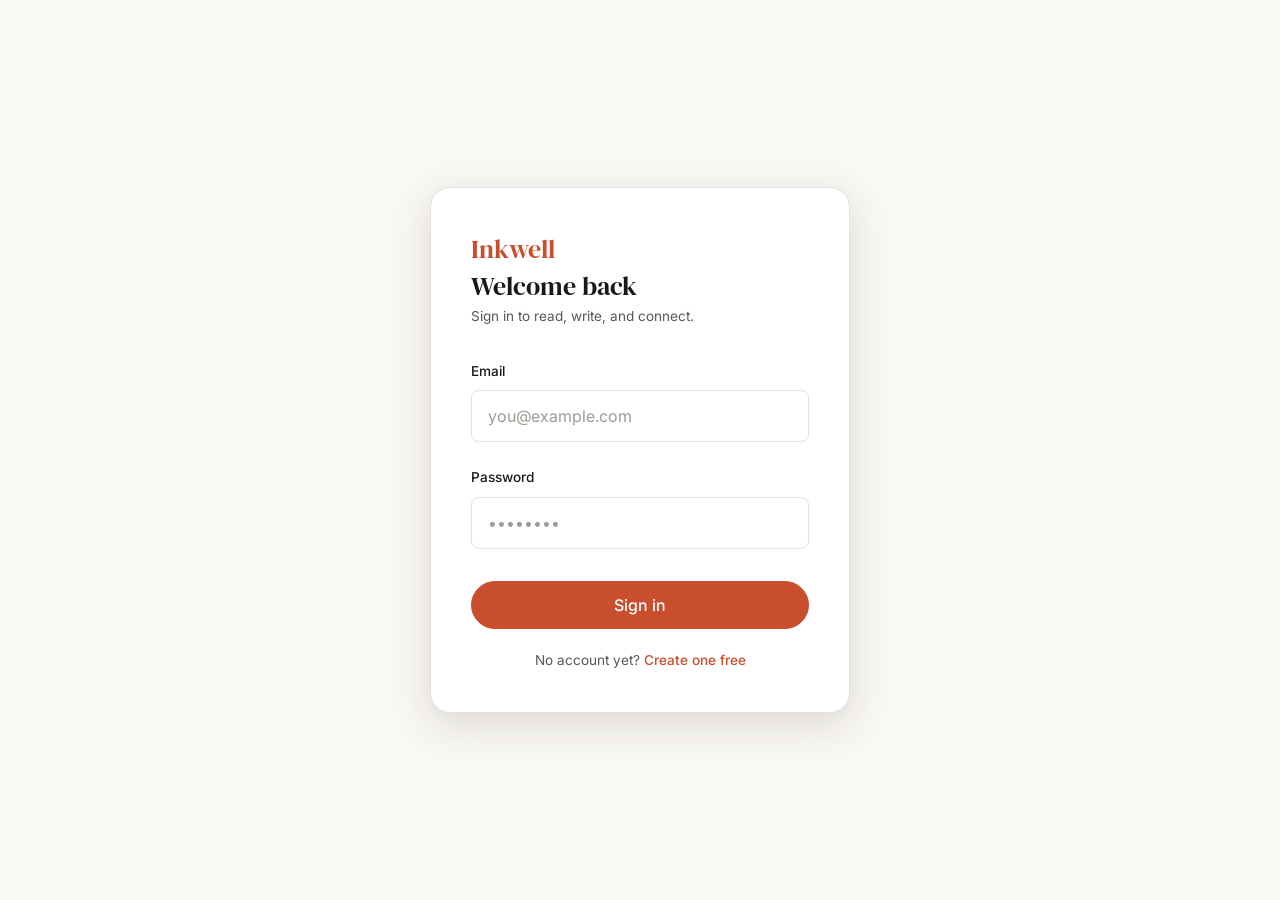
<file: pages/bookmarks.html>
<!DOCTYPE html>
<html lang="en">
<head>
  <meta charset="UTF-8" />
  <meta name="viewport" content="width=device-width, initial-scale=1.0" />
  <title>Bookmarks — Inkwell</title>
  <link rel="preconnect" href="https://fonts.googleapis.com" />
  <link href="https://fonts.googleapis.com/css2?family=DM+Serif+Display:ital@0;1&family=Inter:wght@300;400;500;600&family=JetBrains+Mono:wght@400;500&display=swap" rel="stylesheet" />
  <link rel="stylesheet" href="../css/base.css" />
  <link rel="stylesheet" href="../css/components.css" />
  <style>
    .bookmarks-page {
      max-width: 780px;
      margin: 0 auto;
      padding: var(--space-10) var(--space-6) var(--space-20);
    }

    .page-header {
      margin-bottom: var(--space-8);
      padding-bottom: var(--space-6);
      border-bottom: 2px solid var(--paper-3);
    }

    .page-header h1 {
      font-size: var(--text-3xl);
      color: var(--ink);
      margin-bottom: var(--space-2);
    }

    .page-header p {
      color: var(--ink-muted);
      font-size: var(--text-sm);
    }

    .bookmark-count {
      font-family: 'JetBrains Mono', monospace;
      font-size: var(--text-xs);
      color: var(--ink-faint);
      margin-left: var(--space-2);
    }

    .bookmarks-list {
      display: flex;
      flex-direction: column;
      gap: var(--space-4);
    }

    .bookmark-card {
      display: flex;
      gap: var(--space-4);
      padding: var(--space-5);
      background: var(--white);
      border: 1px solid var(--paper-3);
      border-radius: var(--radius-lg);
      transition: box-shadow var(--dur-fast), border-color var(--dur-fast);
    }
    .bookmark-card:hover {
      box-shadow: var(--shadow-md);
      border-color: var(--accent);
    }

    .bookmark-body {
      flex: 1;
      cursor: pointer;
    }

    .bookmark-meta {
      display: flex;
      align-items: center;
      gap: var(--space-3);
      margin-bottom: var(--space-3);
    }

    .bookmark-author {
      display: flex;
      align-items: center;
      gap: var(--space-2);
      font-size: var(--text-sm);
      color: var(--ink-muted);
    }

    .bookmark-date {
      font-size: var(--text-xs);
      font-family: 'JetBrains Mono', monospace;
      color: var(--ink-faint);
    }

    .bookmark-title {
      font-family: 'DM Serif Display', serif;
      font-size: var(--text-xl);
      color: var(--ink);
      margin-bottom: var(--space-2);
      line-height: 1.25;
    }

    .bookmark-excerpt {
      font-size: var(--text-sm);
      color: var(--ink-muted);
      line-height: 1.6;
      margin-bottom: var(--space-3);
    }

    .bookmark-footer {
      display: flex;
      align-items: center;
      gap: var(--space-4);
    }

    .bookmark-stat {
      display: flex;
      align-items: center;
      gap: 4px;
      font-size: var(--text-xs);
      font-family: 'JetBrains Mono', monospace;
      color: var(--ink-faint);
    }
    .bookmark-stat svg { width: 13px; height: 13px; }

    .bookmark-category {
      font-size: var(--text-xs);
      font-family: 'JetBrains Mono', monospace;
      background: var(--accent-dim);
      color: var(--accent);
      padding: 2px 8px;
      border-radius: var(--radius-full);
    }

    .btn-unbookmark {
      width: 34px;
      height: 34px;
      border-radius: var(--radius-md);
      border: 1px solid var(--paper-3);
      display: flex;
      align-items: center;
      justify-content: center;
      color: var(--accent);
      background: var(--accent-dim);
      transition: background var(--dur-fast), border-color var(--dur-fast);
      flex-shrink: 0;
      align-self: flex-start;
    }
    .btn-unbookmark:hover {
      background: #fde8e3;
      border-color: var(--accent);
    }
    .btn-unbookmark svg { width: 15px; height: 15px; }
  </style>
</head>
<body>

  <!-- NAV -->
  <nav class="nav">
    <a href="../index.html" class="nav-brand">Inkwell</a>
    <div class="nav-links">
      <a href="../index.html" class="nav-link">Feed</a>
      <a href="write.html" class="nav-link" id="nav-write">Write</a>
      <a href="bookmarks.html" class="nav-link active" id="nav-bookmarks">Bookmarks</a>
    </div>
    <div class="nav-auth" id="nav-auth">
      <a href="login.html" class="btn btn-ghost">Sign in</a>
      <a href="register.html" class="btn btn-primary">Join</a>
    </div>
    <div class="nav-user hidden" id="nav-user">
      <div class="avatar-wrap" id="nav-avatar-wrap"></div>
    </div>
  </nav>

  <!-- BOOKMARKS -->
  <div class="bookmarks-page">

    <div class="page-header">
      <h1>
        Bookmarks
        <span class="bookmark-count" id="bookmark-count"></span>
      </h1>
      <p>Posts you've saved to read later.</p>
    </div>

    <div id="bookmarks-container">
      <!-- skeleton -->
      <div style="display:flex;flex-direction:column;gap:16px;">
        <div class="post-card skeleton" style="height:140px;border-radius:12px;"></div>
        <div class="post-card skeleton" style="height:140px;border-radius:12px;"></div>
        <div class="post-card skeleton" style="height:140px;border-radius:12px;"></div>
      </div>
    </div>

  </div>

  <!-- TOAST -->
  <div class="toast-container" id="toast-container"></div>

  <script src="../js/api.js"></script>
  <script src="../js/auth.js"></script>
  <script src="../js/ui.js"></script>
  <script>
    let bookmarks = [];

    async function init() {
      await AuthState.init();
      if (!AuthState.isLoggedIn()) {
        window.location.href = 'login.html';
        return;
      }
      await loadBookmarks();
    }

    async function loadBookmarks() {
      try {
        const data = await API.Interactions.myBookmarks();
        bookmarks = Array.isArray(data) ? data : (data.results || []);
        renderBookmarks();
      } catch {
        document.getElementById('bookmarks-container').innerHTML =
          UI.emptyState('📡', 'Could not load bookmarks', 'Make sure the backend is running.',
            `<button class="btn btn-ghost" onclick="loadBookmarks()">Try again</button>`);
      }
    }

    function renderBookmarks() {
      const container = document.getElementById('bookmarks-container');
      const countEl = document.getElementById('bookmark-count');

      countEl.textContent = bookmarks.length ? `(${bookmarks.length})` : '';

      if (!bookmarks.length) {
        container.innerHTML = UI.emptyState(
          '🔖',
          'No bookmarks yet',
          'Tap the bookmark icon on any post to save it here.',
          `<a href="../index.html" class="btn btn-primary">Browse posts</a>`
        );
        return;
      }

      container.innerHTML = `
        <div class="bookmarks-list">
          ${bookmarks.map((post, idx) => bookmarkCardHtml(post, idx)).join('')}
        </div>
      `;

      // Bind events
      container.querySelectorAll('.bookmark-body').forEach(el => {
        el.addEventListener('click', () => goToPost(el.dataset.slug));
      });
      container.querySelectorAll('.btn-unbookmark').forEach(btn => {
        btn.addEventListener('click', () => toggleBookmark(btn.dataset.slug, btn.dataset.idx));
      });
    }

    function bookmarkCardHtml(post, idx) {
      const date = post.published_at || post.created_at;
      const avatarHtml = UI.avatarEl(post.author, 'sm');

      return `
        <div class="bookmark-card">
          <div class="bookmark-body" data-slug="${post.slug}">
            <div class="bookmark-meta">
              <div class="bookmark-author">
                ${avatarHtml}
                <span>${UI.esc(post.author?.username || '')}</span>
              </div>
              <span class="bookmark-date">${UI.formatDate(date)}</span>
              ${post.category ? `<span class="bookmark-category">${UI.esc(post.category.name)}</span>` : ''}
            </div>
            <h2 class="bookmark-title">${UI.esc(post.title)}</h2>
            ${post.content ? `<p class="bookmark-excerpt">${UI.esc(UI.truncate(post.content, 140))}</p>` : ''}
            <div class="bookmark-footer">
              <span class="bookmark-stat">
                <svg viewBox="0 0 20 20" fill="none" stroke="currentColor" stroke-width="1.6">
                  <path d="M3 10a7 7 0 1014 0 7 7 0 00-14 0z"/>
                  <path d="M10 7v6M7 10h6"/>
                </svg>
                ${post.like_count ?? 0}
              </span>
              <span class="bookmark-stat">
                <svg viewBox="0 0 20 20" fill="none" stroke="currentColor" stroke-width="1.6">
                  <path d="M17 9A7 7 0 003 9c0 3 1.5 5.5 4 7l3 1 3-1c2.5-1.5 4-4 4-7z"/>
                </svg>
                ${post.comment_count ?? 0}
              </span>
            </div>
          </div>

          <!-- Unbookmark button -->
          <button class="btn-unbookmark" data-slug="${post.slug}" data-idx="${idx}" title="Remove bookmark">
            <svg viewBox="0 0 20 20" fill="currentColor" stroke="currentColor" stroke-width="1.4">
              <path d="M5 3a2 2 0 00-2 2v12l7-3 7 3V5a2 2 0 00-2-2H5z"/>
            </svg>
          </button>
        </div>
      `;
    }

    async function toggleBookmark(slug, idx) {
      try {
        await API.Interactions.bookmark(slug);
        bookmarks.splice(Number(idx), 1);
        renderBookmarks();
        UI.toast('Bookmark removed', 'info');
      } catch {
        UI.toast('Could not remove bookmark', 'error');
      }
    }

    document.addEventListener('DOMContentLoaded', init);
  </script>
</body>
</html>
</file>
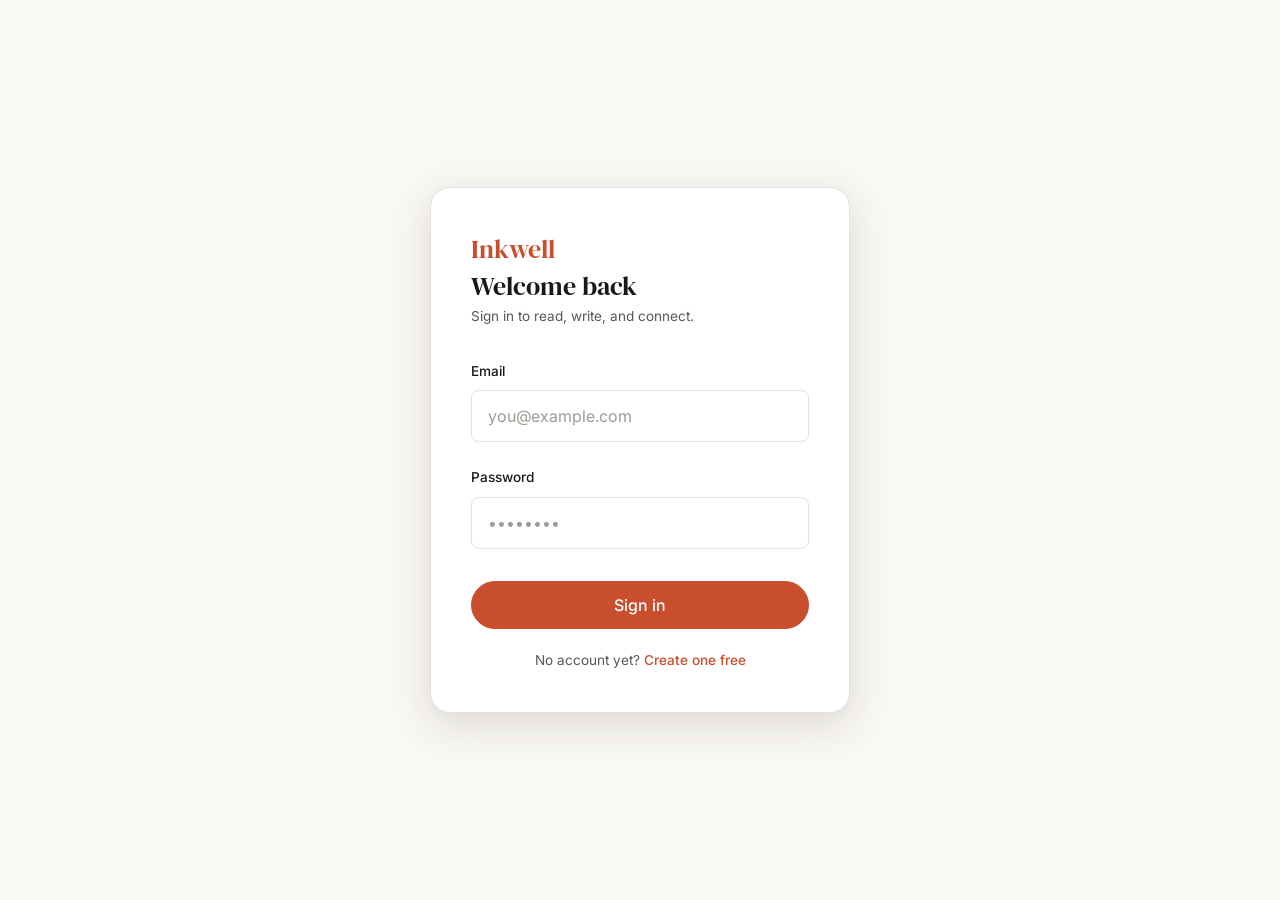
<file: pages/login.html>
<!DOCTYPE html>
<html lang="en">
<head>
  <meta charset="UTF-8" />
  <meta name="viewport" content="width=device-width, initial-scale=1.0" />
  <title>Sign In — Inkwell</title>
  <link rel="preconnect" href="https://fonts.googleapis.com" />
  <link href="https://fonts.googleapis.com/css2?family=DM+Serif+Display:ital@0;1&family=Inter:wght@300;400;500;600&family=JetBrains+Mono:wght@400;500&display=swap" rel="stylesheet" />
  <link rel="stylesheet" href="../css/base.css" />
  <link rel="stylesheet" href="../css/components.css" />
</head>
<body>

  <div class="auth-page">
    <div class="auth-card">
      <a href="../index.html" class="auth-logo">Inkwell</a>

      <h1 class="form-title">Welcome back</h1>
      <p class="form-subtitle">Sign in to read, write, and connect.</p>

      <form id="login-form" novalidate>
        <div class="form-group" style="margin-bottom: 16px;">
          <label class="form-label" for="email">Email</label>
          <input type="email" id="email" class="form-input" placeholder="you@example.com" autocomplete="email" />
          <span class="form-error" id="email-err"></span>
        </div>

        <div class="form-group" style="margin-bottom: 24px;">
          <label class="form-label" for="password">Password</label>
          <input type="password" id="password" class="form-input" placeholder="••••••••" autocomplete="current-password" />
          <span class="form-error" id="password-err"></span>
        </div>

        <div id="form-error" class="form-error" style="margin-bottom:12px;"></div>

        <button type="submit" class="btn btn-primary btn-full btn-lg" id="submit-btn">
          Sign in
        </button>
      </form>

      <p style="text-align:center; margin-top: 20px; font-size: var(--text-sm); color: var(--ink-muted);">
        No account yet?
        <a href="register.html" style="color: var(--accent); font-weight:500;">Create one free</a>
      </p>
    </div>
  </div>

  <div class="toast-container" id="toast-container"></div>

  <script src="../js/api.js"></script>
  <script src="../js/auth.js"></script>
  <script src="../js/ui.js"></script>
  <script>
    // Redirect if already logged in
    if (API.Auth.isLoggedIn()) window.location.href = '../index.html';

    document.getElementById('login-form').addEventListener('submit', async (e) => {
      e.preventDefault();
      const email = document.getElementById('email').value.trim();
      const password = document.getElementById('password').value;
      const btn = document.getElementById('submit-btn');
      const formErr = document.getElementById('form-error');

      // Clear errors
      formErr.textContent = '';
      document.getElementById('email-err').textContent = '';
      document.getElementById('password-err').textContent = '';

      if (!email) {
        document.getElementById('email').classList.add('error');
        document.getElementById('email-err').textContent = 'Email is required.';
        return;
      }
      if (!password) {
        document.getElementById('password').classList.add('error');
        document.getElementById('password-err').textContent = 'Password is required.';
        return;
      }

      UI.setLoading(btn, true);
      try {
        const res = await API.Auth.login({ email, password });
        // Fetch user profile
        const user = await API.Auth.getMe();
        AuthState.save(user);
        UI.toast('Welcome back, ' + user.username + '!', 'success');
        setTimeout(() => window.location.href = '../index.html', 600);
      } catch (err) {
        formErr.textContent = err.message || 'Login failed. Check your credentials.';
        UI.setLoading(btn, false, 'Sign in');
      }
    });
  </script>
</body>
</html>
</file>
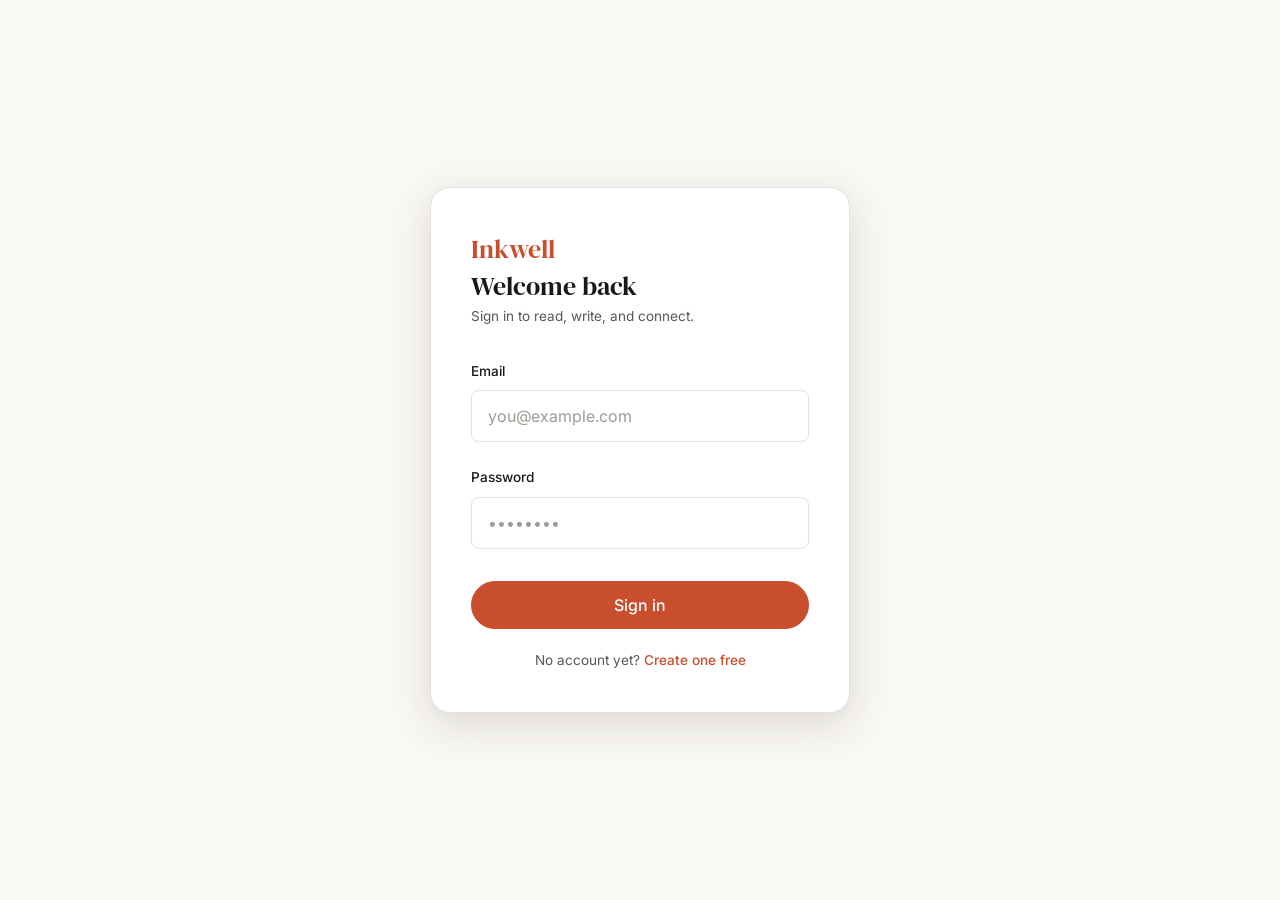
<file: pages/profile.html>
<!DOCTYPE html>
<html lang="en">
<head>
  <meta charset="UTF-8" />
  <meta name="viewport" content="width=device-width, initial-scale=1.0" />
  <title>Profile — Inkwell</title>
  <link rel="preconnect" href="https://fonts.googleapis.com" />
  <link href="https://fonts.googleapis.com/css2?family=DM+Serif+Display:ital@0;1&family=Inter:wght@300;400;500;600&family=JetBrains+Mono:wght@400;500&display=swap" rel="stylesheet" />
  <link rel="stylesheet" href="../css/base.css" />
  <link rel="stylesheet" href="../css/components.css" />
  <style>
    .profile-page {
      max-width: 860px;
      margin: 0 auto;
      padding: var(--space-10) var(--space-6) var(--space-20);
    }

    /* ── Profile header ── */
    .profile-header {
      display: flex;
      align-items: flex-start;
      gap: var(--space-6);
      margin-bottom: var(--space-10);
      padding-bottom: var(--space-8);
      border-bottom: 2px solid var(--paper-3);
    }

    .profile-avatar-wrap { position: relative; flex-shrink: 0; }

    .profile-avatar {
      width: 96px;
      height: 96px;
      border-radius: 50%;
      object-fit: cover;
      border: 3px solid var(--paper-3);
    }

    .profile-avatar-placeholder {
      width: 96px;
      height: 96px;
      border-radius: 50%;
      background: var(--accent);
      color: var(--white);
      font-family: 'DM Serif Display', serif;
      font-size: 2.2rem;
      display: flex;
      align-items: center;
      justify-content: center;
      border: 3px solid var(--paper-3);
    }

    .profile-avatar-edit {
      position: absolute;
      bottom: 0;
      right: 0;
      width: 28px;
      height: 28px;
      border-radius: 50%;
      background: var(--accent);
      color: var(--white);
      display: flex;
      align-items: center;
      justify-content: center;
      cursor: pointer;
      font-size: 13px;
      border: 2px solid var(--paper);
    }

    .profile-info { flex: 1; }

    .profile-username {
      font-family: 'DM Serif Display', serif;
      font-size: var(--text-3xl);
      color: var(--ink);
      margin-bottom: var(--space-1);
    }

    .profile-email {
      font-size: var(--text-sm);
      font-family: 'JetBrains Mono', monospace;
      color: var(--ink-faint);
      margin-bottom: var(--space-3);
    }

    .profile-bio {
      font-size: var(--text-base);
      color: var(--ink-muted);
      line-height: 1.65;
      max-width: 480px;
    }

    .profile-bio-empty {
      font-style: italic;
      color: var(--ink-faint);
    }

    .profile-actions {
      display: flex;
      gap: var(--space-3);
      margin-top: var(--space-4);
    }

    /* ── Edit form ── */
    .edit-profile-form {
      background: var(--white);
      border: 1px solid var(--paper-3);
      border-radius: var(--radius-lg);
      padding: var(--space-6);
      margin-bottom: var(--space-8);
    }

    .edit-profile-form h3 {
      font-size: var(--text-xl);
      margin-bottom: var(--space-5);
    }

    .form-row {
      display: grid;
      grid-template-columns: 1fr 1fr;
      gap: var(--space-4);
    }

    .form-group {
      display: flex;
      flex-direction: column;
      gap: var(--space-2);
      margin-bottom: var(--space-4);
    }

    .form-group label {
      font-size: var(--text-xs);
      font-family: 'JetBrains Mono', monospace;
      color: var(--ink-faint);
      text-transform: uppercase;
      letter-spacing: 0.06em;
    }

    .form-input, .form-textarea {
      border: 1px solid var(--paper-3);
      border-radius: var(--radius-md);
      padding: var(--space-3) var(--space-4);
      color: var(--ink);
      background: var(--paper);
      transition: border-color var(--dur-fast);
    }
    .form-input:focus, .form-textarea:focus {
      border-color: var(--accent);
      outline: none;
    }
    .form-textarea { resize: vertical; min-height: 90px; }

    .form-actions { display: flex; gap: var(--space-3); justify-content: flex-end; }

    /* ── Posts section ── */
    .section-heading {
      font-family: 'JetBrains Mono', monospace;
      font-size: var(--text-xs);
      color: var(--ink-faint);
      text-transform: uppercase;
      letter-spacing: 0.08em;
      margin-bottom: var(--space-5);
    }

    .posts-list { display: flex; flex-direction: column; gap: var(--space-4); }

    .post-row {
      display: flex;
      align-items: flex-start;
      gap: var(--space-4);
      padding: var(--space-4) var(--space-5);
      background: var(--white);
      border: 1px solid var(--paper-3);
      border-radius: var(--radius-lg);
      transition: box-shadow var(--dur-fast), border-color var(--dur-fast);
    }
    .post-row:hover { box-shadow: var(--shadow-sm); border-color: var(--accent); }

    .post-row-body { flex: 1; cursor: pointer; }

    .post-row-title {
      font-family: 'DM Serif Display', serif;
      font-size: var(--text-xl);
      color: var(--ink);
      margin-bottom: var(--space-1);
    }

    .post-row-meta {
      font-size: var(--text-xs);
      font-family: 'JetBrains Mono', monospace;
      color: var(--ink-faint);
      display: flex;
      gap: var(--space-3);
      align-items: center;
    }

    .draft-badge {
      background: var(--paper-2);
      color: var(--ink-muted);
      border: 1px solid var(--paper-3);
      padding: 2px 8px;
      border-radius: var(--radius-full);
      font-size: var(--text-xs);
      font-family: 'JetBrains Mono', monospace;
    }

    .post-row-actions {
      display: flex;
      gap: var(--space-2);
      flex-shrink: 0;
    }

    .btn-icon {
      width: 32px;
      height: 32px;
      border-radius: var(--radius-md);
      border: 1px solid var(--paper-3);
      display: flex;
      align-items: center;
      justify-content: center;
      color: var(--ink-muted);
      transition: border-color var(--dur-fast), color var(--dur-fast), background var(--dur-fast);
      flex-shrink: 0;
    }
    .btn-icon:hover { border-color: var(--accent); color: var(--accent); }
    .btn-icon.danger:hover { background: #fee2e2; border-color: #dc2626; color: #dc2626; }
    .btn-icon svg { width: 15px; height: 15px; }

    /* Tab bar */
    .tabs {
      display: flex;
      gap: 0;
      border-bottom: 2px solid var(--paper-3);
      margin-bottom: var(--space-6);
    }

    .tab {
      padding: var(--space-3) var(--space-5);
      font-size: var(--text-sm);
      font-weight: 500;
      color: var(--ink-muted);
      border-bottom: 2px solid transparent;
      margin-bottom: -2px;
      cursor: pointer;
      transition: color var(--dur-fast), border-color var(--dur-fast);
    }
    .tab:hover { color: var(--ink); }
    .tab.active { color: var(--accent); border-bottom-color: var(--accent); }

    @media (max-width: 600px) {
      .profile-header { flex-direction: column; }
      .form-row { grid-template-columns: 1fr; }
    }
  </style>
</head>
<body>

  <!-- NAV -->
  <nav class="nav">
    <a href="../index.html" class="nav-brand">Inkwell</a>
    <div class="nav-links">
      <a href="../index.html" class="nav-link">Feed</a>
      <a href="write.html" class="nav-link" id="nav-write">Write</a>
      <a href="bookmarks.html" class="nav-link" id="nav-bookmarks">Bookmarks</a>
    </div>
    <div class="nav-auth" id="nav-auth">
      <a href="login.html" class="btn btn-ghost">Sign in</a>
      <a href="register.html" class="btn btn-primary">Join</a>
    </div>
    <div class="nav-user hidden" id="nav-user">
      <div class="avatar-wrap" id="nav-avatar-wrap"></div>
    </div>
  </nav>

  <!-- PROFILE -->
  <div class="profile-page">

    <!-- HEADER -->
    <div class="profile-header" id="profile-header">
      <div style="color:var(--ink-faint);font-size:var(--text-sm);">Loading profile…</div>
    </div>

    <!-- EDIT FORM (hidden by default) -->
    <div class="edit-profile-form hidden" id="edit-form">
      <h3>Edit profile</h3>
      <div class="form-row">
        <div class="form-group">
          <label for="edit-username">Username</label>
          <input type="text" class="form-input" id="edit-username" />
        </div>
        <div class="form-group">
          <label>Avatar</label>
          <input type="file" id="edit-avatar" accept="image/*" style="padding:6px;border:1px solid var(--paper-3);border-radius:var(--radius-md);" />
        </div>
      </div>
      <div class="form-group">
        <label for="edit-bio">Bio</label>
        <textarea class="form-textarea" id="edit-bio" placeholder="Tell readers a bit about yourself…"></textarea>
      </div>
      <div class="form-actions">
        <button class="btn btn-ghost" id="btn-cancel-edit">Cancel</button>
        <button class="btn btn-primary" id="btn-save-profile">Save changes</button>
      </div>
    </div>

    <!-- TABS -->
    <div class="tabs">
      <button class="tab active" data-tab="published">Published</button>
      <button class="tab" data-tab="drafts">Drafts</button>
    </div>

    <!-- POSTS -->
    <div id="posts-section">
      <p style="font-size:var(--text-sm);color:var(--ink-faint);">Loading…</p>
    </div>

  </div>

  <!-- HIDDEN FILE INPUT for avatar -->
  <input type="file" id="avatar-file-input" accept="image/*" style="display:none;" />

  <!-- TOAST -->
  <div class="toast-container" id="toast-container"></div>

  <script src="../js/api.js"></script>
  <script src="../js/auth.js"></script>
  <script src="../js/ui.js"></script>
  <script>
    let profileUser = null;
    let activeTab = 'published';
    let allUserPosts = [];

    /* ── Init ── */
    async function init() {
      await AuthState.init();
      if (!AuthState.isLoggedIn()) {
        window.location.href = 'login.html';
        return;
      }

      await loadProfile();
      await loadPosts();
      bindEvents();
    }

    /* ── Load profile ── */
    async function loadProfile() {
      try {
        profileUser = await API.Auth.getMe();
        AuthState.save(profileUser);
        renderProfileHeader(profileUser);
        prefillEditForm(profileUser);
      } catch {
        document.getElementById('profile-header').innerHTML =
          `<p style="color:var(--ink-faint)">Could not load profile.</p>`;
      }
    }

    function renderProfileHeader(user) {
      const avatarHtml = user.avatar
        ? `<img class="profile-avatar" src="${user.avatar.startsWith('http') ? user.avatar : 'http://127.0.0.1:8000' + user.avatar}" alt="${user.username}" />`
        : `<div class="profile-avatar-placeholder">${(user.username || 'U')[0].toUpperCase()}</div>`;

      document.getElementById('profile-header').innerHTML = `
        <div class="profile-avatar-wrap">
          ${avatarHtml}
          <label class="profile-avatar-edit" title="Change avatar" for="avatar-file-input">✎</label>
        </div>
        <div class="profile-info">
          <h1 class="profile-username">${UI.esc(user.username)}</h1>
          <p class="profile-email">${UI.esc(user.email)}</p>
          ${user.bio
            ? `<p class="profile-bio">${UI.esc(user.bio)}</p>`
            : `<p class="profile-bio profile-bio-empty">No bio yet.</p>`
          }
          <div class="profile-actions">
            <button class="btn btn-ghost" id="btn-edit-profile">Edit profile</button>
            <a href="write.html" class="btn btn-primary">New post</a>
          </div>
        </div>
      `;

      // Re-bind edit button after re-render
      document.getElementById('btn-edit-profile')?.addEventListener('click', () => {
        document.getElementById('edit-form').classList.toggle('hidden');
      });
    }

    function prefillEditForm(user) {
      document.getElementById('edit-username').value = user.username || '';
      document.getElementById('edit-bio').value = user.bio || '';
    }

    /* ── Load posts ── */
    async function loadPosts() {
      try {
        const [publishedData, draftsData] = await Promise.all([
          API.Posts.list({ author: profileUser?.username }),
          API.Posts.myDrafts(),
        ]);
        const published = Array.isArray(publishedData) ? publishedData : (publishedData.results || []);
        const drafts = Array.isArray(draftsData) ? draftsData : (draftsData.results || []);
        allUserPosts = { published, drafts };
        renderPostsSection();
      } catch {
        document.getElementById('posts-section').innerHTML =
          `<p style="color:var(--ink-faint);font-size:var(--text-sm);">Could not load posts.</p>`;
      }
    }

    function renderPostsSection() {
      const section = document.getElementById('posts-section');
      const posts = allUserPosts[activeTab] || [];

      if (!posts.length) {
        section.innerHTML = UI.emptyState(
          activeTab === 'published' ? '📝' : '✏️',
          activeTab === 'published' ? 'No published posts yet' : 'No drafts yet',
          activeTab === 'published'
            ? 'Publish your first post to see it here.'
            : 'Start writing to save a draft.',
          `<a href="write.html" class="btn btn-primary">Start writing</a>`
        );
        return;
      }

      section.innerHTML = `<div class="posts-list">${posts.map(p => postRowHtml(p)).join('')}</div>`;

      // Bind clicks
      section.querySelectorAll('.post-row-body').forEach(el => {
        el.addEventListener('click', () => goToPost(el.dataset.slug));
      });
      section.querySelectorAll('.btn-edit-post').forEach(btn => {
        btn.addEventListener('click', () => {
          window.location.href = `write.html?slug=${btn.dataset.slug}`;
        });
      });
      section.querySelectorAll('.btn-delete-post').forEach(btn => {
        btn.addEventListener('click', () => deletePost(btn.dataset.slug));
      });
    }

    function postRowHtml(post) {
      const date = post.published_at || post.created_at;
      return `
        <div class="post-row">
          <div class="post-row-body" data-slug="${post.slug}">
            <h2 class="post-row-title">${UI.esc(post.title || 'Untitled')}</h2>
            <div class="post-row-meta">
              <span>${UI.formatDate(date)}</span>
              <span>♡ ${post.like_count ?? 0}</span>
              <span>💬 ${post.comment_count ?? 0}</span>
              ${post.status === 'draft' ? '<span class="draft-badge">Draft</span>' : ''}
            </div>
          </div>
          <div class="post-row-actions">
            <button class="btn-icon btn-edit-post" data-slug="${post.slug}" title="Edit">
              <svg viewBox="0 0 20 20" fill="none" stroke="currentColor" stroke-width="1.6">
                <path d="M13.586 3.586a2 2 0 112.828 2.828L6 16.828l-4 1 1-4 10.586-10.242z"/>
              </svg>
            </button>
            <button class="btn-icon danger btn-delete-post" data-slug="${post.slug}" title="Delete">
              <svg viewBox="0 0 20 20" fill="none" stroke="currentColor" stroke-width="1.6">
                <path d="M3 6h14M8 6V4h4v2M5 6l1 12h8l1-12"/>
              </svg>
            </button>
          </div>
        </div>
      `;
    }

    async function deletePost(slug) {
      if (!confirm('Delete this post? This cannot be undone.')) return;
      try {
        await API.Posts.delete(slug);
        UI.toast('Post deleted', 'success');
        await loadPosts();
      } catch {
        UI.toast('Could not delete post', 'error');
      }
    }

    /* ── Events ── */
    function bindEvents() {
      // Tabs
      document.querySelectorAll('.tab').forEach(tab => {
        tab.addEventListener('click', () => {
          document.querySelectorAll('.tab').forEach(t => t.classList.remove('active'));
          tab.classList.add('active');
          activeTab = tab.dataset.tab;
          renderPostsSection();
        });
      });

      // Cancel edit
      document.getElementById('btn-cancel-edit').addEventListener('click', () => {
        document.getElementById('edit-form').classList.add('hidden');
      });

      // Save profile
      document.getElementById('btn-save-profile').addEventListener('click', async () => {
        const btn = document.getElementById('btn-save-profile');
        UI.setLoading(btn, true);
        try {
          const updated = await API.Auth.updateMe({
            username: document.getElementById('edit-username').value.trim(),
            bio: document.getElementById('edit-bio').value.trim(),
          });
          AuthState.save(updated);
          profileUser = updated;
          renderProfileHeader(updated);
          document.getElementById('edit-form').classList.add('hidden');
          UI.toast('Profile updated', 'success');
        } catch (err) {
          UI.toast(err.message || 'Update failed', 'error');
        } finally {
          UI.setLoading(btn, false);
        }
      });

      // Avatar upload
      document.getElementById('avatar-file-input').addEventListener('change', async (e) => {
        const file = e.target.files[0];
        if (!file) return;
        const fd = new FormData();
        fd.append('avatar', file);
        try {
          const updated = await API.Auth.updateMe(fd);
          AuthState.save(updated);
          profileUser = updated;
          renderProfileHeader(updated);
          UI.toast('Avatar updated', 'success');
        } catch {
          UI.toast('Avatar upload failed', 'error');
        }
      });
    }

    document.addEventListener('DOMContentLoaded', init);
  </script>
</body>
</html>
</file>
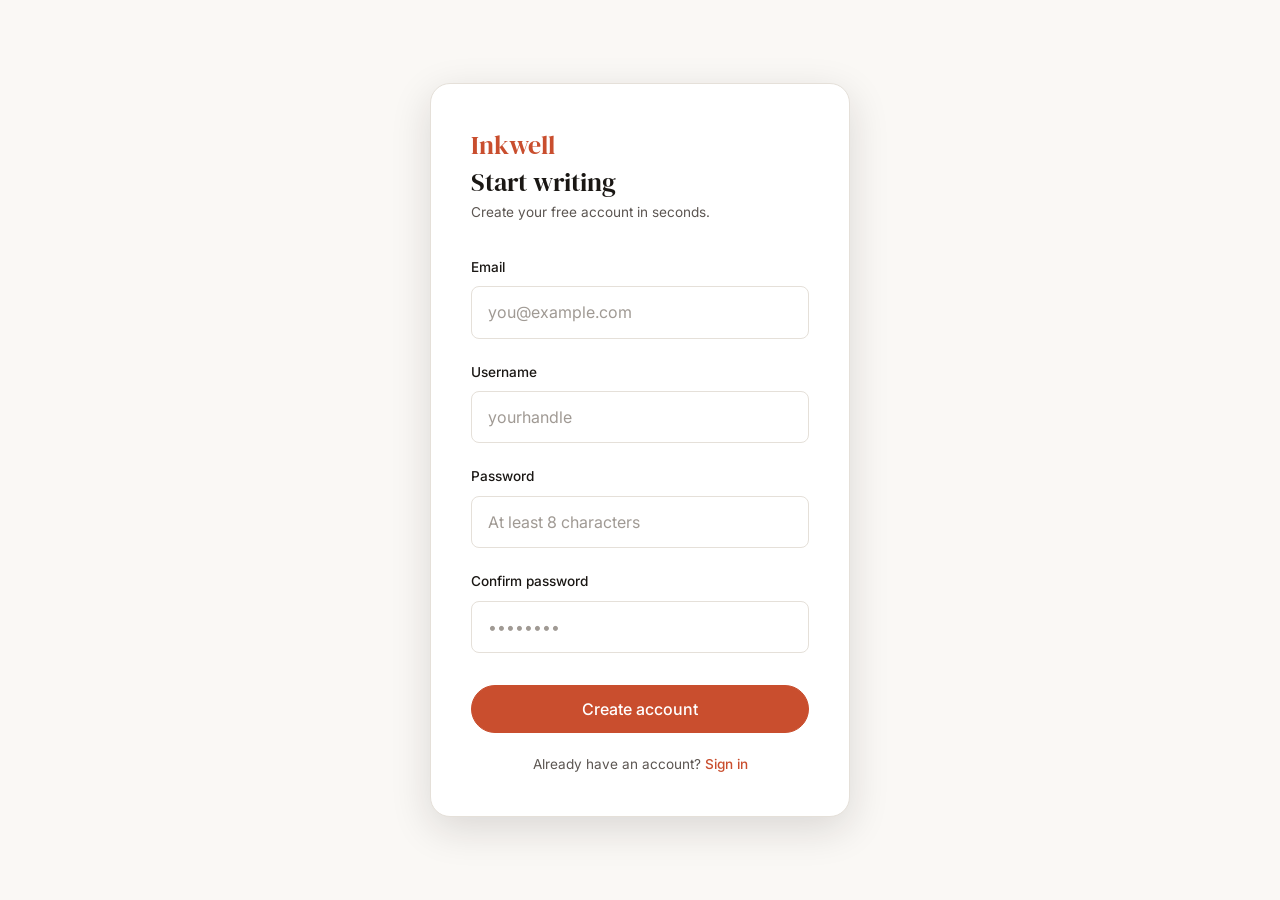
<file: pages/register.html>
<!DOCTYPE html>
<html lang="en">
<head>
  <meta charset="UTF-8" />
  <meta name="viewport" content="width=device-width, initial-scale=1.0" />
  <title>Create Account — Inkwell</title>
  <link rel="preconnect" href="https://fonts.googleapis.com" />
  <link href="https://fonts.googleapis.com/css2?family=DM+Serif+Display:ital@0;1&family=Inter:wght@300;400;500;600&family=JetBrains+Mono:wght@400;500&display=swap" rel="stylesheet" />
  <link rel="stylesheet" href="../css/base.css" />
  <link rel="stylesheet" href="../css/components.css" />
</head>
<body>

  <div class="auth-page">
    <div class="auth-card">
      <a href="../index.html" class="auth-logo">Inkwell</a>

      <h1 class="form-title">Start writing</h1>
      <p class="form-subtitle">Create your free account in seconds.</p>

      <form id="register-form" novalidate>
        <div class="form-group" style="margin-bottom:14px;">
          <label class="form-label" for="email">Email</label>
          <input type="email" id="email" class="form-input" placeholder="you@example.com" autocomplete="email" />
          <span class="form-error" id="email-err"></span>
        </div>

        <div class="form-group" style="margin-bottom:14px;">
          <label class="form-label" for="username">Username</label>
          <input type="text" id="username" class="form-input" placeholder="yourhandle" autocomplete="username" />
          <span class="form-error" id="username-err"></span>
        </div>

        <div class="form-group" style="margin-bottom:14px;">
          <label class="form-label" for="password">Password</label>
          <input type="password" id="password" class="form-input" placeholder="At least 8 characters" autocomplete="new-password" />
          <span class="form-error" id="password-err"></span>
        </div>

        <div class="form-group" style="margin-bottom:24px;">
          <label class="form-label" for="password2">Confirm password</label>
          <input type="password" id="password2" class="form-input" placeholder="••••••••" autocomplete="new-password" />
          <span class="form-error" id="password2-err"></span>
        </div>

        <div id="form-error" class="form-error" style="margin-bottom:12px;"></div>

        <button type="submit" class="btn btn-primary btn-full btn-lg" id="submit-btn">
          Create account
        </button>
      </form>

      <p style="text-align:center; margin-top: 20px; font-size: var(--text-sm); color: var(--ink-muted);">
        Already have an account?
        <a href="login.html" style="color: var(--accent); font-weight:500;">Sign in</a>
      </p>
    </div>
  </div>

  <div class="toast-container" id="toast-container"></div>

  <script src="../js/api.js"></script>
  <script src="../js/auth.js"></script>
  <script src="../js/ui.js"></script>
  <script>
    if (API.Auth.isLoggedIn()) window.location.href = '../index.html';

    const fields = ['email','username','password','password2'];

    document.getElementById('register-form').addEventListener('submit', async (e) => {
      e.preventDefault();

      const vals = {};
      let valid = true;
      fields.forEach(f => {
        vals[f] = document.getElementById(f).value.trim();
        document.getElementById(f).classList.remove('error');
        document.getElementById(f + '-err').textContent = '';
      });
      document.getElementById('form-error').textContent = '';

      if (!vals.email) { showErr('email', 'Email is required.'); valid = false; }
      if (!vals.username) { showErr('username', 'Username is required.'); valid = false; }
      if (vals.password.length < 8) { showErr('password', 'Minimum 8 characters.'); valid = false; }
      if (vals.password !== vals.password2) { showErr('password2', 'Passwords do not match.'); valid = false; }
      if (!valid) return;

      const btn = document.getElementById('submit-btn');
      UI.setLoading(btn, true);

      try {
        const res = await API.Auth.register(vals);
        // Register returns tokens + user
        if (res.tokens) {
          API_TOKENS_SAVE(res.tokens.access, res.tokens.refresh);
          AuthState.save(res.user);
        }
        UI.toast('Account created! Welcome, ' + res.user.username + ' 🎉', 'success');
        setTimeout(() => window.location.href = '../index.html', 700);
      } catch (err) {
        if (err.data) {
          fields.forEach(f => {
            const msg = UI.getFieldError(err.data, f);
            if (msg) showErr(f, msg);
          });
          if (!Object.keys(err.data).some(k => fields.includes(k))) {
            document.getElementById('form-error').textContent = err.message;
          }
        } else {
          document.getElementById('form-error').textContent = err.message;
        }
        UI.setLoading(btn, false, 'Create account');
      }
    });

    function showErr(field, msg) {
      document.getElementById(field).classList.add('error');
      document.getElementById(field + '-err').textContent = msg;
    }

    function API_TOKENS_SAVE(access, refresh) {
      localStorage.setItem('inkwell_access', access);
      localStorage.setItem('inkwell_refresh', refresh);
    }
  </script>
</body>
</html>
</file>
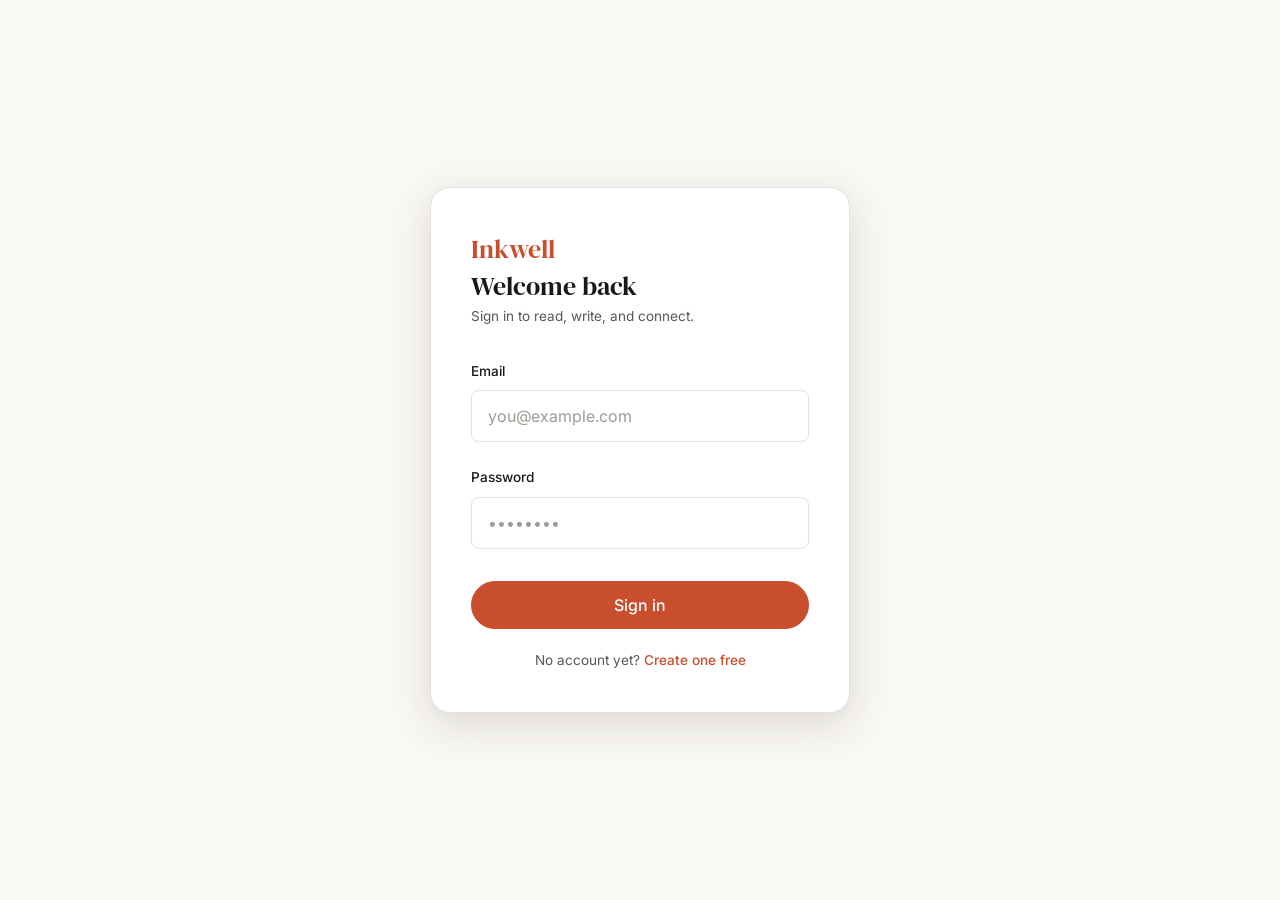
<file: pages/write.html>
<!DOCTYPE html>
<html lang="en">
<head>
  <meta charset="UTF-8" />
  <meta name="viewport" content="width=device-width, initial-scale=1.0" />
  <meta http-equiv="Content-Security-Policy" content="
  default-src 'self'; 
  script-src 'self' 'unsafe-inline'; 
  style-src 'self' 'unsafe-inline' https://fonts.googleapis.com; 
  font-src 'self' data: https://fonts.gstatic.com; 
  connect-src 'self' http://127.0.0.1:8000 http://localhost:8000 ws://127.0.0.1:* ws://localhost:*;">
  <title>Write — Inkwell</title>
  <link rel="preconnect" href="https://fonts.googleapis.com" />
  <link href="https://fonts.googleapis.com/css2?family=DM+Serif+Display:ital@0;1&family=Inter:wght@300;400;500;600&family=JetBrains+Mono:wght@400;500&display=swap" rel="stylesheet" />
  <link rel="stylesheet" href="../css/base.css" />
  <link rel="stylesheet" href="../css/components.css" />
  <style>
    .write-layout {
      max-width: 780px;
      margin: 0 auto;
      padding: var(--space-10) var(--space-6) var(--space-20);
    }

    .write-header {
      display: flex;
      align-items: center;
      justify-content: space-between;
      margin-bottom: var(--space-8);
    }

    .write-header h1 {
      font-size: var(--text-2xl);
      color: var(--ink);
    }

    .write-actions {
      display: flex;
      gap: var(--space-3);
      align-items: center;
    }

    /* Title input — big, editorial */
    .post-title-input {
      width: 100%;
      border: none;
      outline: none;
      background: transparent;
      font-family: 'DM Serif Display', Georgia, serif;
      font-size: clamp(1.8rem, 4vw, 2.6rem);
      color: var(--ink);
      line-height: 1.2;
      padding: var(--space-4) 0;
      border-bottom: 2px solid var(--paper-3);
      margin-bottom: var(--space-6);
      transition: border-color var(--dur-fast);
      resize: none;
      overflow: hidden;
    }
    .post-title-input:focus { border-bottom-color: var(--accent); }
    .post-title-input::placeholder { color: var(--paper-3); }

    /* Content textarea */
    .post-content-input {
      width: 100%;
      border: none;
      outline: none;
      background: transparent;
      font-family: 'Inter', sans-serif;
      font-size: var(--text-lg);
      color: var(--ink);
      line-height: 1.75;
      min-height: 420px;
      resize: none;
      padding: 0;
    }
    .post-content-input::placeholder { color: var(--ink-faint); }

    /* Meta row — category, tags, status */
    .write-meta {
      display: flex;
      flex-wrap: wrap;
      gap: var(--space-4);
      align-items: flex-end;
      padding: var(--space-5) 0;
      border-top: 1px solid var(--paper-3);
      border-bottom: 1px solid var(--paper-3);
      margin-bottom: var(--space-6);
    }

    .meta-field {
      display: flex;
      flex-direction: column;
      gap: var(--space-1);
    }

    .meta-label {
      font-size: var(--text-xs);
      font-family: 'JetBrains Mono', monospace;
      color: var(--ink-faint);
      text-transform: uppercase;
      letter-spacing: 0.06em;
    }

    .meta-select {
      border: 1px solid var(--paper-3);
      border-radius: var(--radius-md);
      padding: var(--space-2) var(--space-3);
      background: var(--white);
      color: var(--ink);
      font-size: var(--text-sm);
      min-width: 140px;
      cursor: pointer;
      transition: border-color var(--dur-fast);
    }
    .meta-select:focus { border-color: var(--accent); outline: none; }

    .tag-input-wrap {
      display: flex;
      flex-wrap: wrap;
      gap: var(--space-2);
      border: 1px solid var(--paper-3);
      border-radius: var(--radius-md);
      padding: var(--space-2) var(--space-3);
      background: var(--white);
      min-width: 220px;
      transition: border-color var(--dur-fast);
      cursor: text;
    }
    .tag-input-wrap:focus-within { border-color: var(--accent); }

    .tag-chip-removable {
      display: inline-flex;
      align-items: center;
      gap: 4px;
      background: var(--accent-dim);
      color: var(--accent);
      font-size: var(--text-xs);
      font-family: 'JetBrains Mono', monospace;
      padding: 2px 8px;
      border-radius: var(--radius-full);
    }
    .tag-chip-removable button {
      color: var(--accent);
      font-size: 14px;
      line-height: 1;
      padding: 0;
    }

    .tag-text-input {
      border: none;
      outline: none;
      background: transparent;
      font-size: var(--text-sm);
      color: var(--ink);
      min-width: 80px;
      flex: 1;
    }

    /* Drafts sidebar */
    .write-page {
      display: grid;
      grid-template-columns: 1fr 260px;
      gap: var(--space-8);
      max-width: 1100px;
      margin: 0 auto;
      padding: var(--space-10) var(--space-6) var(--space-20);
    }

    .drafts-sidebar {
      padding-top: 80px;
    }

    .drafts-heading {
      font-size: var(--text-sm);
      font-family: 'JetBrains Mono', monospace;
      color: var(--ink-faint);
      text-transform: uppercase;
      letter-spacing: 0.06em;
      margin-bottom: var(--space-4);
    }

    .draft-item {
      padding: var(--space-3) var(--space-4);
      border-radius: var(--radius-md);
      border: 1px solid var(--paper-3);
      background: var(--white);
      margin-bottom: var(--space-3);
      cursor: pointer;
      transition: border-color var(--dur-fast), box-shadow var(--dur-fast);
    }
    .draft-item:hover { border-color: var(--accent); box-shadow: var(--shadow-sm); }
    .draft-item.active { border-color: var(--accent); background: var(--accent-dim); }

    .draft-item-title {
      font-size: var(--text-sm);
      font-weight: 500;
      color: var(--ink);
      margin-bottom: 2px;
      white-space: nowrap;
      overflow: hidden;
      text-overflow: ellipsis;
    }

    .draft-item-date {
      font-size: var(--text-xs);
      font-family: 'JetBrains Mono', monospace;
      color: var(--ink-faint);
    }

    .new-post-btn {
      width: 100%;
      justify-content: center;
      margin-bottom: var(--space-4);
    }

    @media (max-width: 768px) {
      .write-page { grid-template-columns: 1fr; }
      .drafts-sidebar { padding-top: 0; border-top: 1px solid var(--paper-3); padding-top: var(--space-6); }
    }
  </style>
</head>
<body>

  <!-- NAV -->
  <nav class="nav">
    <a href="../index.html" class="nav-brand">Inkwell</a>
    <div class="nav-links">
      <a href="../index.html" class="nav-link">Feed</a>
      <a href="write.html" class="nav-link active" id="nav-write">Write</a>
      <a href="bookmarks.html" class="nav-link" id="nav-bookmarks">Bookmarks</a>
    </div>
    <div class="nav-auth" id="nav-auth">
      <a href="login.html" class="btn btn-ghost">Sign in</a>
      <a href="register.html" class="btn btn-primary">Join</a>
    </div>
    <div class="nav-user hidden" id="nav-user">
      <div class="avatar-wrap" id="nav-avatar-wrap"></div>
    </div>
  </nav>

  <!-- MAIN LAYOUT -->
  <div class="write-page">

    <!-- EDITOR -->
    <main class="write-editor">
      <div class="write-header">
        <h1 id="editor-heading">New post</h1>
        <div class="write-actions">
          <span class="mono" id="save-status" style="font-size:var(--text-xs);color:var(--ink-faint);"></span>
          <button class="btn btn-ghost" id="btn-save-draft">Save draft</button>
          <button class="btn btn-primary" id="btn-publish">Publish</button>
        </div>
      </div>

      <!-- META -->
      <div class="write-meta">
        <div class="meta-field">
          <label class="meta-label" for="post-category">Category</label>
          <select class="meta-select" id="post-category">
            <option value="">None</option>
          </select>
        </div>

        <div class="meta-field">
          <label class="meta-label">Tags</label>
          <div class="tag-input-wrap" id="tag-input-wrap">
            <input
              type="text"
              class="tag-text-input"
              id="tag-text-input"
              placeholder="Add tag, press Enter"
            />
          </div>
        </div>
      </div>

      <!-- TITLE -->
      <textarea
        class="post-title-input"
        id="post-title"
        placeholder="Your title here…"
        rows="1"
      ></textarea>

      <!-- CONTENT -->
      <textarea
        class="post-content-input"
        id="post-content"
        placeholder="Tell your story…"
      ></textarea>
    </main>

    <!-- DRAFTS SIDEBAR -->
    <aside class="drafts-sidebar">
      <button class="btn btn-ghost new-post-btn" id="btn-new-post">+ New post</button>
      <p class="drafts-heading">My Drafts</p>
      <div id="drafts-list">
        <p style="font-size:var(--text-sm);color:var(--ink-faint);">Loading…</p>
      </div>
    </aside>

  </div>

  <!-- TOAST -->
  <div class="toast-container" id="toast-container"></div>

  <script src="../js/api.js"></script>
  <script src="../js/auth.js"></script>
  <script src="../js/ui.js"></script>
  <script>
    /* ── State ── */
    let currentSlug = null;      // null = new post, string = editing existing
    let selectedTagSlugs = [];   // list of tag slugs chosen
    let allTags = [];
    let saveTimer = null;

    /* ── Init ── */
    async function init() {
      await AuthState.init();
      if (!AuthState.isLoggedIn()) {
        window.location.href = 'login.html';
        return;
      }

      // Check if editing existing post via ?slug=
      const params = new URLSearchParams(window.location.search);
      const editSlug = params.get('slug');

      await Promise.all([loadCategories(), loadTags(), loadDrafts()]);

      if (editSlug) {
        await loadPostForEditing(editSlug);
      }

      bindEvents();
    }

    /* ── Load meta ── */
    async function loadCategories() {
      try {
        const data = await API.Posts.categories();
        const cats = Array.isArray(data) ? data : (data.results || []);
        const sel = document.getElementById('post-category');
        cats.forEach(c => {
          const opt = document.createElement('option');
          opt.value = c.id;
          opt.textContent = c.name;
          sel.appendChild(opt);
        });
      } catch { /* skip */ }
    }

    async function loadTags() {
      try {
        const data = await API.Posts.tags();
        allTags = Array.isArray(data) ? data : (data.results || []);
      } catch { /* skip */ }
    }

    async function loadDrafts() {
      try {
        const data = await API.Posts.myDrafts();
        const drafts = Array.isArray(data) ? data : (data.results || []);
        renderDraftsList(drafts);
      } catch { /* skip */ }
    }

    function renderDraftsList(drafts) {
      const list = document.getElementById('drafts-list');
      if (!drafts.length) {
        list.innerHTML = `<p style="font-size:var(--text-sm);color:var(--ink-faint);">No drafts yet.</p>`;
        return;
      }
      list.innerHTML = drafts.map(d => `
        <div class="draft-item ${currentSlug === d.slug ? 'active' : ''}"
             onclick="loadPostForEditing('${d.slug}')">
          <p class="draft-item-title">${UI.esc(d.title || 'Untitled')}</p>
          <p class="draft-item-date">${UI.formatDate(d.created_at)}</p>
        </div>
      `).join('');
    }

    /* ── Load post for editing ── */
    async function loadPostForEditing(slug) {
      try {
        const post = await API.Posts.get(slug);
        currentSlug = slug;
        document.getElementById('editor-heading').textContent = 'Edit post';
        document.getElementById('post-title').value = post.title || '';
        document.getElementById('post-content').value = post.content || '';
        autoResizeTitle();

        // Set category
        if (post.category) {
          document.getElementById('post-category').value = post.category.id;
        }

        // Set tags
        selectedTagSlugs = (post.tags || []).map(t => t.slug);
        renderTagChips(post.tags || []);

        // Update URL
        history.replaceState({}, '', `?slug=${slug}`);

        // Mark active draft
        document.querySelectorAll('.draft-item').forEach(el => {
          el.classList.toggle('active', el.querySelector('.draft-item-title')?.textContent === post.title);
        });
      } catch {
        UI.toast('Could not load post', 'error');
      }
    }

    /* ── Tag chip rendering ── */
    function renderTagChips(tags) {
      const wrap = document.getElementById('tag-input-wrap');
      // Remove existing chips
      wrap.querySelectorAll('.tag-chip-removable').forEach(el => el.remove());
      tags.forEach(t => addTagChip(t));
    }

    function addTagChip(tag) {
      const wrap = document.getElementById('tag-input-wrap');
      const input = document.getElementById('tag-text-input');
      const chip = document.createElement('span');
      chip.className = 'tag-chip-removable';
      chip.dataset.slug = tag.slug;
      chip.innerHTML = `#${UI.esc(tag.name)} <button aria-label="Remove">&times;</button>`;
      chip.querySelector('button').addEventListener('click', () => {
        chip.remove();
        selectedTagSlugs = selectedTagSlugs.filter(s => s !== tag.slug);
      });
      wrap.insertBefore(chip, input);
      if (!selectedTagSlugs.includes(tag.slug)) selectedTagSlugs.push(tag.slug);
    }

    /* ── Auto-resize title textarea ── */
    function autoResizeTitle() {
      const el = document.getElementById('post-title');
      el.style.height = 'auto';
      el.style.height = el.scrollHeight + 'px';
    }

    /* ── Save helpers ── */
    function setSaveStatus(msg) {
      document.getElementById('save-status').textContent = msg;
    }

    function buildPostPayload(status) {
      const categoryEl = document.getElementById('post-category');
      const tagIds = allTags
        .filter(t => selectedTagSlugs.includes(t.slug))
        .map(t => t.id);

      return {
        title: document.getElementById('post-title').value.trim(),
        content: document.getElementById('post-content').value.trim(),
        status,
        ...(categoryEl.value ? { category_id: categoryEl.value } : {}),
        tag_ids: tagIds,
      };
    }

    async function savePost(status) {
      const payload = buildPostPayload(status);
      if (!payload.title) { UI.toast('Please add a title', 'error'); return; }

      const btn = status === 'published' ? document.getElementById('btn-publish') : document.getElementById('btn-save-draft');
      UI.setLoading(btn, true);
      setSaveStatus('Saving…');

      try {
        let post;
        if (currentSlug) {
          post = await API.Posts.update(currentSlug, payload);
        } else {
          post = await API.Posts.create(payload);
          currentSlug = post.slug;
          history.replaceState({}, '', `?slug=${post.slug}`);
        }

        setSaveStatus(`Saved ${UI.formatRelative(new Date().toISOString())}`);
        UI.toast(status === 'published' ? 'Published!' : 'Draft saved', 'success');

        if (status === 'published') {
          setTimeout(() => window.location.href = `post.html?slug=${post.slug}`, 800);
        } else {
          await loadDrafts();
        }
      } catch (err) {
        UI.toast(err.message || 'Save failed', 'error');
        setSaveStatus('');
      } finally {
        UI.setLoading(btn, false);
      }
    }

    /* ── Events ── */
    function bindEvents() {
      // Autoresize title
      document.getElementById('post-title').addEventListener('input', autoResizeTitle);

      // Auto-save draft on content change (debounced 3s)
      ['post-title', 'post-content'].forEach(id => {
        document.getElementById(id).addEventListener('input', () => {
          clearTimeout(saveTimer);
          setSaveStatus('Unsaved…');
          saveTimer = setTimeout(() => {
            if (document.getElementById('post-title').value.trim()) savePost('draft');
          }, 3000);
        });
      });

      // Buttons
      document.getElementById('btn-save-draft').addEventListener('click', () => savePost('draft'));
      document.getElementById('btn-publish').addEventListener('click', () => savePost('published'));
      document.getElementById('btn-new-post').addEventListener('click', () => {
        currentSlug = null;
        selectedTagSlugs = [];
        document.getElementById('post-title').value = '';
        document.getElementById('post-content').value = '';
        document.getElementById('post-category').value = '';
        renderTagChips([]);
        document.getElementById('editor-heading').textContent = 'New post';
        history.replaceState({}, '', window.location.pathname);
        setSaveStatus('');
        autoResizeTitle();
      });

      // Tag input
      document.getElementById('tag-text-input').addEventListener('keydown', async (e) => {
        if (e.key !== 'Enter' && e.key !== ',') return;
        e.preventDefault();
        const val = e.target.value.trim().toLowerCase().replace(/\s+/g, '-');
        if (!val) return;

        // Find or create tag
        let tag = allTags.find(t => t.name.toLowerCase() === val || t.slug === val);
        if (!tag) {
          try {
            tag = await API.Posts.createTag({ name: val, slug: val });
            allTags.push(tag);
          } catch {
            UI.toast('Could not create tag', 'error');
            return;
          }
        }
        if (!selectedTagSlugs.includes(tag.slug)) addTagChip(tag);
        e.target.value = '';
      });

      // Tag input wrap click focuses input
      document.getElementById('tag-input-wrap').addEventListener('click', () => {
        document.getElementById('tag-text-input').focus();
      });
    }

    document.addEventListener('DOMContentLoaded', init);
  </script>
</body>
</html>
</file>
<file: css/base.css>
/* ============================================================
   INKWELL — Base Styles
   Design language: ink-on-paper with a single vivid accent
   Palette: deep charcoal / warm ivory / editorial red accent
   Type: DM Serif Display (headlines) + Inter (body) + JetBrains Mono (meta)
   ============================================================ */

:root {
  /* Color tokens */
  --ink:        #1a1714;      /* near-black, warm */
  --ink-muted:  #5c5652;      /* secondary text */
  --ink-faint:  #a09a94;      /* placeholders, labels */
  --paper:      #faf8f5;      /* page background */
  --paper-2:    #f0ede8;      /* card surfaces */
  --paper-3:    #e5e0d9;      /* borders, dividers */
  --accent:     #c94e2e;      /* editorial red — the signature */
  --accent-dim: #e8d5cf;      /* soft tint for tags/chips */
  --white:      #ffffff;
  --shadow-sm:  0 1px 3px rgba(26,23,20,.08), 0 1px 2px rgba(26,23,20,.05);
  --shadow-md:  0 4px 16px rgba(26,23,20,.10), 0 2px 6px rgba(26,23,20,.06);
  --shadow-lg:  0 12px 40px rgba(26,23,20,.14);

  /* Type scale */
  --text-xs:   0.72rem;
  --text-sm:   0.85rem;
  --text-base: 1rem;
  --text-lg:   1.125rem;
  --text-xl:   1.3rem;
  --text-2xl:  1.6rem;
  --text-3xl:  2.1rem;
  --text-4xl:  2.8rem;
  --text-hero: clamp(2.6rem, 6vw, 4.4rem);

  /* Spacing */
  --space-1: 4px;
  --space-2: 8px;
  --space-3: 12px;
  --space-4: 16px;
  --space-5: 20px;
  --space-6: 24px;
  --space-8: 32px;
  --space-10: 40px;
  --space-12: 48px;
  --space-16: 64px;
  --space-20: 80px;

  /* Radius */
  --radius-sm: 4px;
  --radius-md: 8px;
  --radius-lg: 12px;
  --radius-xl: 20px;
  --radius-full: 999px;

  /* Transitions */
  --ease: cubic-bezier(.22,.68,0,1.2);
  --ease-out: cubic-bezier(0,.55,.45,1);
  --dur-fast: 140ms;
  --dur-base: 220ms;
  --dur-slow: 360ms;

  /* Layout */
  --max-w: 1200px;
  --nav-h: 64px;
}

/* ── Reset ── */
*, *::before, *::after { box-sizing: border-box; margin: 0; padding: 0; }
html { scroll-behavior: smooth; font-size: 16px; }
body {
  background: var(--paper);
  color: var(--ink);
  font-family: 'Inter', -apple-system, BlinkMacSystemFont, sans-serif;
  font-size: var(--text-base);
  line-height: 1.65;
  -webkit-font-smoothing: antialiased;
  min-height: 100vh;
}
a { color: inherit; text-decoration: none; }
button { cursor: pointer; border: none; background: none; font: inherit; }
img { display: block; max-width: 100%; }
ul, ol { list-style: none; }
input, textarea, select { font: inherit; }

/* ── Typography ── */
h1, h2, h3, h4 {
  font-family: 'DM Serif Display', Georgia, serif;
  line-height: 1.2;
  font-weight: 400;
}
h1 { font-size: var(--text-3xl); }
h2 { font-size: var(--text-2xl); }
h3 { font-size: var(--text-xl); }
h4 { font-size: var(--text-lg); }

em { font-style: italic; }
code, .mono {
  font-family: 'JetBrains Mono', 'Courier New', monospace;
  font-size: 0.88em;
}

/* ── Layout helpers ── */
.container {
  max-width: var(--max-w);
  margin: 0 auto;
  padding: 0 var(--space-6);
}

.hidden { display: none !important; }
.sr-only {
  position: absolute;
  width: 1px; height: 1px;
  padding: 0; margin: -1px;
  overflow: hidden; clip: rect(0,0,0,0);
  white-space: nowrap; border: 0;
}

/* ── Scrollbar ── */
::-webkit-scrollbar { width: 6px; }
::-webkit-scrollbar-track { background: var(--paper-2); }
::-webkit-scrollbar-thumb { background: var(--paper-3); border-radius: 3px; }
::-webkit-scrollbar-thumb:hover { background: var(--ink-faint); }

/* ── Selection ── */
::selection { background: var(--accent-dim); color: var(--ink); }

/* ── Focus ── */
:focus-visible {
  outline: 2px solid var(--accent);
  outline-offset: 2px;
  border-radius: var(--radius-sm);
}

/* ── Reduced motion ── */
@media (prefers-reduced-motion: reduce) {
  *, *::before, *::after {
    animation-duration: .01ms !important;
    transition-duration: .01ms !important;
  }
}
</file>
<file: css/components.css>
/* ============================================================
   INKWELL — Components
   ============================================================ */

/* ── Navigation ── */
.nav {
  position: sticky;
  top: 0;
  z-index: 100;
  height: var(--nav-h);
  background: rgba(250, 248, 245, 0.92);
  backdrop-filter: blur(12px);
  -webkit-backdrop-filter: blur(12px);
  border-bottom: 1px solid var(--paper-3);
  display: flex;
  align-items: center;
  padding: 0 var(--space-6);
  gap: var(--space-6);
}

.nav-brand {
  font-family: 'DM Serif Display', Georgia, serif;
  font-size: var(--text-xl);
  color: var(--accent);
  letter-spacing: -0.02em;
  flex-shrink: 0;
}

.nav-links {
  display: flex;
  gap: var(--space-1);
  flex: 1;
}

.nav-link {
  font-size: var(--text-sm);
  font-weight: 500;
  color: var(--ink-muted);
  padding: var(--space-2) var(--space-3);
  border-radius: var(--radius-md);
  transition: color var(--dur-fast), background var(--dur-fast);
}
.nav-link:hover { color: var(--ink); background: var(--paper-2); }
.nav-link.active { color: var(--ink); background: var(--paper-2); }

.nav-auth {
  display: flex;
  align-items: center;
  gap: var(--space-2);
  flex-shrink: 0;
}

/* Avatar dropdown */
.nav-user { position: relative; }
.avatar-wrap { position: relative; cursor: pointer; }
.avatar-sm {
  width: 36px;
  height: 36px;
  border-radius: 50%;
  object-fit: cover;
  border: 2px solid var(--paper-3);
  transition: border-color var(--dur-fast);
  background: var(--paper-2);
}
.avatar-sm:hover { border-color: var(--accent); }

.avatar-placeholder {
  width: 36px;
  height: 36px;
  border-radius: 50%;
  background: var(--accent);
  color: var(--white);
  display: flex;
  align-items: center;
  justify-content: center;
  font-family: 'DM Serif Display', serif;
  font-size: var(--text-base);
  border: 2px solid var(--paper-3);
  cursor: pointer;
  transition: border-color var(--dur-fast);
}
.avatar-placeholder:hover { border-color: var(--accent); }

.dropdown {
  position: absolute;
  top: calc(100% + 10px);
  right: 0;
  width: 180px;
  background: var(--white);
  border: 1px solid var(--paper-3);
  border-radius: var(--radius-lg);
  box-shadow: var(--shadow-lg);
  padding: var(--space-2);
  opacity: 0;
  transform: translateY(-8px) scale(0.96);
  pointer-events: none;
  transition: opacity var(--dur-base) var(--ease), transform var(--dur-base) var(--ease);
  z-index: 200;
}
.dropdown.open {
  opacity: 1;
  transform: translateY(0) scale(1);
  pointer-events: auto;
}
.dropdown-item {
  display: block;
  padding: var(--space-2) var(--space-3);
  font-size: var(--text-sm);
  color: var(--ink);
  border-radius: var(--radius-md);
  width: 100%;
  text-align: left;
  transition: background var(--dur-fast);
}
.dropdown-item:hover { background: var(--paper-2); }
.dropdown-item.danger { color: var(--accent); }
.dropdown-divider {
  border: none;
  border-top: 1px solid var(--paper-3);
  margin: var(--space-2) 0;
}

/* ── Buttons ── */
.btn {
  display: inline-flex;
  align-items: center;
  justify-content: center;
  gap: var(--space-2);
  padding: var(--space-2) var(--space-5);
  border-radius: var(--radius-full);
  font-size: var(--text-sm);
  font-weight: 500;
  line-height: 1;
  height: 38px;
  transition: background var(--dur-fast), color var(--dur-fast), box-shadow var(--dur-fast), transform var(--dur-fast);
  white-space: nowrap;
  cursor: pointer;
  border: 1.5px solid transparent;
}
.btn:active { transform: scale(0.97); }
.btn:disabled { opacity: 0.5; pointer-events: none; }

.btn-primary {
  background: var(--accent);
  color: var(--white);
  border-color: var(--accent);
}
.btn-primary:hover {
  background: #b03f20;
  border-color: #b03f20;
  box-shadow: 0 4px 12px rgba(201,78,46,.3);
}

.btn-ghost {
  background: transparent;
  color: var(--ink);
  border-color: var(--paper-3);
}
.btn-ghost:hover {
  background: var(--paper-2);
  border-color: var(--ink-faint);
}

.btn-outline-accent {
  background: transparent;
  color: var(--accent);
  border-color: var(--accent);
}
.btn-outline-accent:hover { background: var(--accent-dim); }

.btn-sm { height: 30px; padding: 0 var(--space-3); font-size: var(--text-xs); }
.btn-lg { height: 48px; padding: 0 var(--space-8); font-size: var(--text-base); }
.btn-full { width: 100%; }

.btn-icon {
  width: 36px;
  height: 36px;
  padding: 0;
  border-radius: var(--radius-md);
  display: inline-flex;
  align-items: center;
  justify-content: center;
}

/* ── Post Card ── */
.post-card {
  background: var(--white);
  border: 1px solid var(--paper-3);
  border-radius: var(--radius-lg);
  padding: var(--space-6);
  display: flex;
  flex-direction: column;
  gap: var(--space-4);
  transition: box-shadow var(--dur-base), transform var(--dur-base);
}
.post-card:hover {
  box-shadow: var(--shadow-md);
  transform: translateY(-2px);
}

.post-card-meta {
  display: flex;
  align-items: center;
  gap: var(--space-3);
}

.post-author-avatar {
  width: 28px;
  height: 28px;
  border-radius: 50%;
  object-fit: cover;
  background: var(--paper-2);
  flex-shrink: 0;
}

.post-card-author-name {
  font-size: var(--text-xs);
  font-weight: 600;
  color: var(--ink);
}

.post-card-date {
  font-family: 'JetBrains Mono', monospace;
  font-size: var(--text-xs);
  color: var(--ink-faint);
  margin-left: auto;
}

.post-card-category {
  display: inline-block;
  background: var(--accent-dim);
  color: var(--accent);
  font-size: var(--text-xs);
  font-weight: 600;
  text-transform: uppercase;
  letter-spacing: 0.06em;
  padding: 2px var(--space-2);
  border-radius: var(--radius-sm);
}

.post-card-title {
  font-family: 'DM Serif Display', Georgia, serif;
  font-size: var(--text-xl);
  line-height: 1.25;
  color: var(--ink);
  transition: color var(--dur-fast);
  flex: 1;
  cursor: pointer;
}
.post-card-title:hover { color: var(--accent); }

.post-card-excerpt {
  font-size: var(--text-sm);
  color: var(--ink-muted);
  line-height: 1.6;
  display: -webkit-box;
  -webkit-box-orient: vertical;
  -webkit-line-clamp: 3;
  overflow: hidden;
}

.post-card-tags {
  display: flex;
  flex-wrap: wrap;
  gap: var(--space-1);
}

.tag-chip {
  font-size: var(--text-xs);
  color: var(--ink-muted);
  background: var(--paper-2);
  padding: 2px 10px;
  border-radius: var(--radius-full);
  border: 1px solid var(--paper-3);
}

.post-card-footer {
  display: flex;
  align-items: center;
  gap: var(--space-4);
  padding-top: var(--space-3);
  border-top: 1px solid var(--paper-3);
}

.post-stat {
  display: flex;
  align-items: center;
  gap: var(--space-1);
  font-size: var(--text-xs);
  color: var(--ink-faint);
}

.post-stat svg { width: 14px; height: 14px; }

.post-card-read {
  margin-left: auto;
  font-size: var(--text-xs);
  font-weight: 600;
  color: var(--accent);
  letter-spacing: 0.03em;
  cursor: pointer;
  transition: letter-spacing var(--dur-fast);
}
.post-card-read:hover { letter-spacing: 0.08em; }

.draft-badge {
  font-family: 'JetBrains Mono', monospace;
  font-size: 9px;
  font-weight: 500;
  text-transform: uppercase;
  letter-spacing: 0.12em;
  color: var(--ink-faint);
  background: var(--paper-2);
  border: 1px solid var(--paper-3);
  padding: 1px 6px;
  border-radius: 2px;
}

/* Skeleton loader */
.skeleton {
  background: linear-gradient(90deg, var(--paper-2) 25%, var(--paper-3) 50%, var(--paper-2) 75%);
  background-size: 400% 100%;
  animation: shimmer 1.4s ease-in-out infinite;
  min-height: 240px;
  border-color: transparent !important;
}
.skeleton * { display: none; }

@keyframes shimmer {
  0% { background-position: 100% 50%; }
  100% { background-position: 0% 50%; }
}

/* ── Forms ── */
.form-group {
  display: flex;
  flex-direction: column;
  gap: var(--space-2);
}

.form-label {
  font-size: var(--text-sm);
  font-weight: 500;
  color: var(--ink);
}

.form-input,
.form-textarea,
.form-select {
  width: 100%;
  padding: var(--space-3) var(--space-4);
  background: var(--white);
  border: 1.5px solid var(--paper-3);
  border-radius: var(--radius-md);
  color: var(--ink);
  font-size: var(--text-base);
  transition: border-color var(--dur-fast), box-shadow var(--dur-fast);
}
.form-input:focus,
.form-textarea:focus,
.form-select:focus {
  outline: none;
  border-color: var(--accent);
  box-shadow: 0 0 0 3px rgba(201,78,46,.12);
}
.form-input::placeholder,
.form-textarea::placeholder { color: var(--ink-faint); }
.form-input.error,
.form-textarea.error { border-color: var(--accent); }

.form-textarea {
  resize: vertical;
  min-height: 120px;
  line-height: 1.6;
}

.form-hint {
  font-size: var(--text-xs);
  color: var(--ink-faint);
}

.form-error {
  font-size: var(--text-xs);
  color: var(--accent);
}

.form-title {
  font-family: 'DM Serif Display', Georgia, serif;
  font-size: var(--text-2xl);
  color: var(--ink);
  margin-bottom: var(--space-1);
}
.form-subtitle {
  font-size: var(--text-sm);
  color: var(--ink-muted);
  margin-bottom: var(--space-8);
}

/* ── Auth card ── */
.auth-page {
  min-height: 100vh;
  display: flex;
  align-items: center;
  justify-content: center;
  padding: var(--space-8) var(--space-6);
  background: var(--paper);
}

.auth-card {
  width: 100%;
  max-width: 420px;
  background: var(--white);
  border: 1px solid var(--paper-3);
  border-radius: var(--radius-xl);
  padding: var(--space-10);
  box-shadow: var(--shadow-lg);
}

.auth-logo {
  font-family: 'DM Serif Display', Georgia, serif;
  font-size: var(--text-2xl);
  color: var(--accent);
  margin-bottom: var(--space-8);
}

/* ── Sidebar ── */
.sidebar-block {
  background: var(--white);
  border: 1px solid var(--paper-3);
  border-radius: var(--radius-lg);
  padding: var(--space-5);
  display: flex;
  flex-direction: column;
  gap: var(--space-3);
}

.sidebar-heading {
  font-family: 'JetBrains Mono', monospace;
  font-size: var(--text-xs);
  text-transform: uppercase;
  letter-spacing: 0.12em;
  color: var(--ink-faint);
  font-weight: 500;
}

.sidebar-list { display: flex; flex-direction: column; gap: 2px; }

.sidebar-item {
  display: flex;
  align-items: center;
  justify-content: space-between;
  padding: var(--space-2) var(--space-2);
  border-radius: var(--radius-md);
  font-size: var(--text-sm);
  color: var(--ink-muted);
  cursor: pointer;
  transition: background var(--dur-fast), color var(--dur-fast);
}
.sidebar-item:hover,
.sidebar-item.active { background: var(--paper-2); color: var(--ink); }
.sidebar-item-count {
  font-family: 'JetBrains Mono', monospace;
  font-size: var(--text-xs);
  color: var(--ink-faint);
}

.sidebar-text {
  font-size: var(--text-sm);
  color: var(--ink-muted);
  line-height: 1.6;
}

/* ── Toast ── */
.toast-container {
  position: fixed;
  bottom: var(--space-6);
  right: var(--space-6);
  display: flex;
  flex-direction: column;
  gap: var(--space-2);
  z-index: 9999;
}

.toast {
  min-width: 260px;
  max-width: 380px;
  background: var(--ink);
  color: var(--white);
  padding: var(--space-3) var(--space-5);
  border-radius: var(--radius-lg);
  font-size: var(--text-sm);
  box-shadow: var(--shadow-lg);
  display: flex;
  align-items: center;
  gap: var(--space-3);
  animation: toast-in var(--dur-base) var(--ease) both;
}
.toast.success { background: #2d6a4f; }
.toast.error   { background: var(--accent); }
.toast.fade-out { animation: toast-out var(--dur-slow) var(--ease-out) both; }

@keyframes toast-in {
  from { opacity: 0; transform: translateX(20px) scale(0.96); }
  to   { opacity: 1; transform: none; }
}
@keyframes toast-out {
  to { opacity: 0; transform: translateX(20px) scale(0.96); }
}

/* ── Select / filter inputs ── */
.search-wrap {
  position: relative;
  display: flex;
  align-items: center;
}
.search-icon {
  position: absolute;
  left: var(--space-3);
  width: 16px;
  height: 16px;
  color: var(--ink-faint);
  pointer-events: none;
}
.search-input {
  padding: var(--space-2) var(--space-4) var(--space-2) calc(var(--space-3) + 20px);
  border: 1.5px solid var(--paper-3);
  border-radius: var(--radius-full);
  font-size: var(--text-sm);
  background: var(--white);
  color: var(--ink);
  width: 220px;
  transition: border-color var(--dur-fast), box-shadow var(--dur-fast), width var(--dur-base) var(--ease);
}
.search-input:focus {
  outline: none;
  border-color: var(--accent);
  box-shadow: 0 0 0 3px rgba(201,78,46,.12);
  width: 280px;
}
.search-input::placeholder { color: var(--ink-faint); }

.select-input {
  padding: var(--space-2) var(--space-4);
  border: 1.5px solid var(--paper-3);
  border-radius: var(--radius-full);
  font-size: var(--text-sm);
  background: var(--white);
  color: var(--ink);
  cursor: pointer;
  transition: border-color var(--dur-fast);
}
.select-input:focus {
  outline: none;
  border-color: var(--accent);
}

.filter-chip {
  padding: var(--space-2) var(--space-4);
  border-radius: var(--radius-full);
  border: 1.5px solid var(--paper-3);
  font-size: var(--text-sm);
  font-weight: 500;
  color: var(--ink-muted);
  background: var(--white);
  cursor: pointer;
  transition: all var(--dur-fast);
}
.filter-chip:hover { border-color: var(--ink-faint); color: var(--ink); }
.filter-chip.active {
  background: var(--ink);
  color: var(--white);
  border-color: var(--ink);
}

/* ── Dividers ── */
.divider {
  border: none;
  border-top: 1px solid var(--paper-3);
}

/* ── Loading spinner ── */
.spinner {
  width: 20px;
  height: 20px;
  border: 2px solid var(--paper-3);
  border-top-color: var(--accent);
  border-radius: 50%;
  animation: spin 0.7s linear infinite;
  display: inline-block;
}
@keyframes spin { to { transform: rotate(360deg); } }

/* ── Empty state ── */
.empty-state {
  display: flex;
  flex-direction: column;
  align-items: center;
  justify-content: center;
  padding: var(--space-20) var(--space-6);
  text-align: center;
  gap: var(--space-4);
}
.empty-state-icon {
  font-size: 2.5rem;
  opacity: 0.4;
}
.empty-state-title {
  font-family: 'DM Serif Display', Georgia, serif;
  font-size: var(--text-xl);
  color: var(--ink-muted);
}
.empty-state-desc {
  font-size: var(--text-sm);
  color: var(--ink-faint);
  max-width: 300px;
}

/* ── Page header ── */
.page-header {
  padding: var(--space-10) 0 var(--space-8);
  border-bottom: 1px solid var(--paper-3);
  margin-bottom: var(--space-8);
}
.page-header-title {
  font-family: 'DM Serif Display', Georgia, serif;
  font-size: var(--text-3xl);
  color: var(--ink);
}
.page-header-sub {
  font-size: var(--text-sm);
  color: var(--ink-muted);
  margin-top: var(--space-2);
}

/* ── Responsive ── */
@media (max-width: 768px) {
  .nav-links { display: none; }
  .search-input { width: 160px; }
  .search-input:focus { width: 200px; }
  .auth-card { padding: var(--space-8) var(--space-6); }
}
</file>
